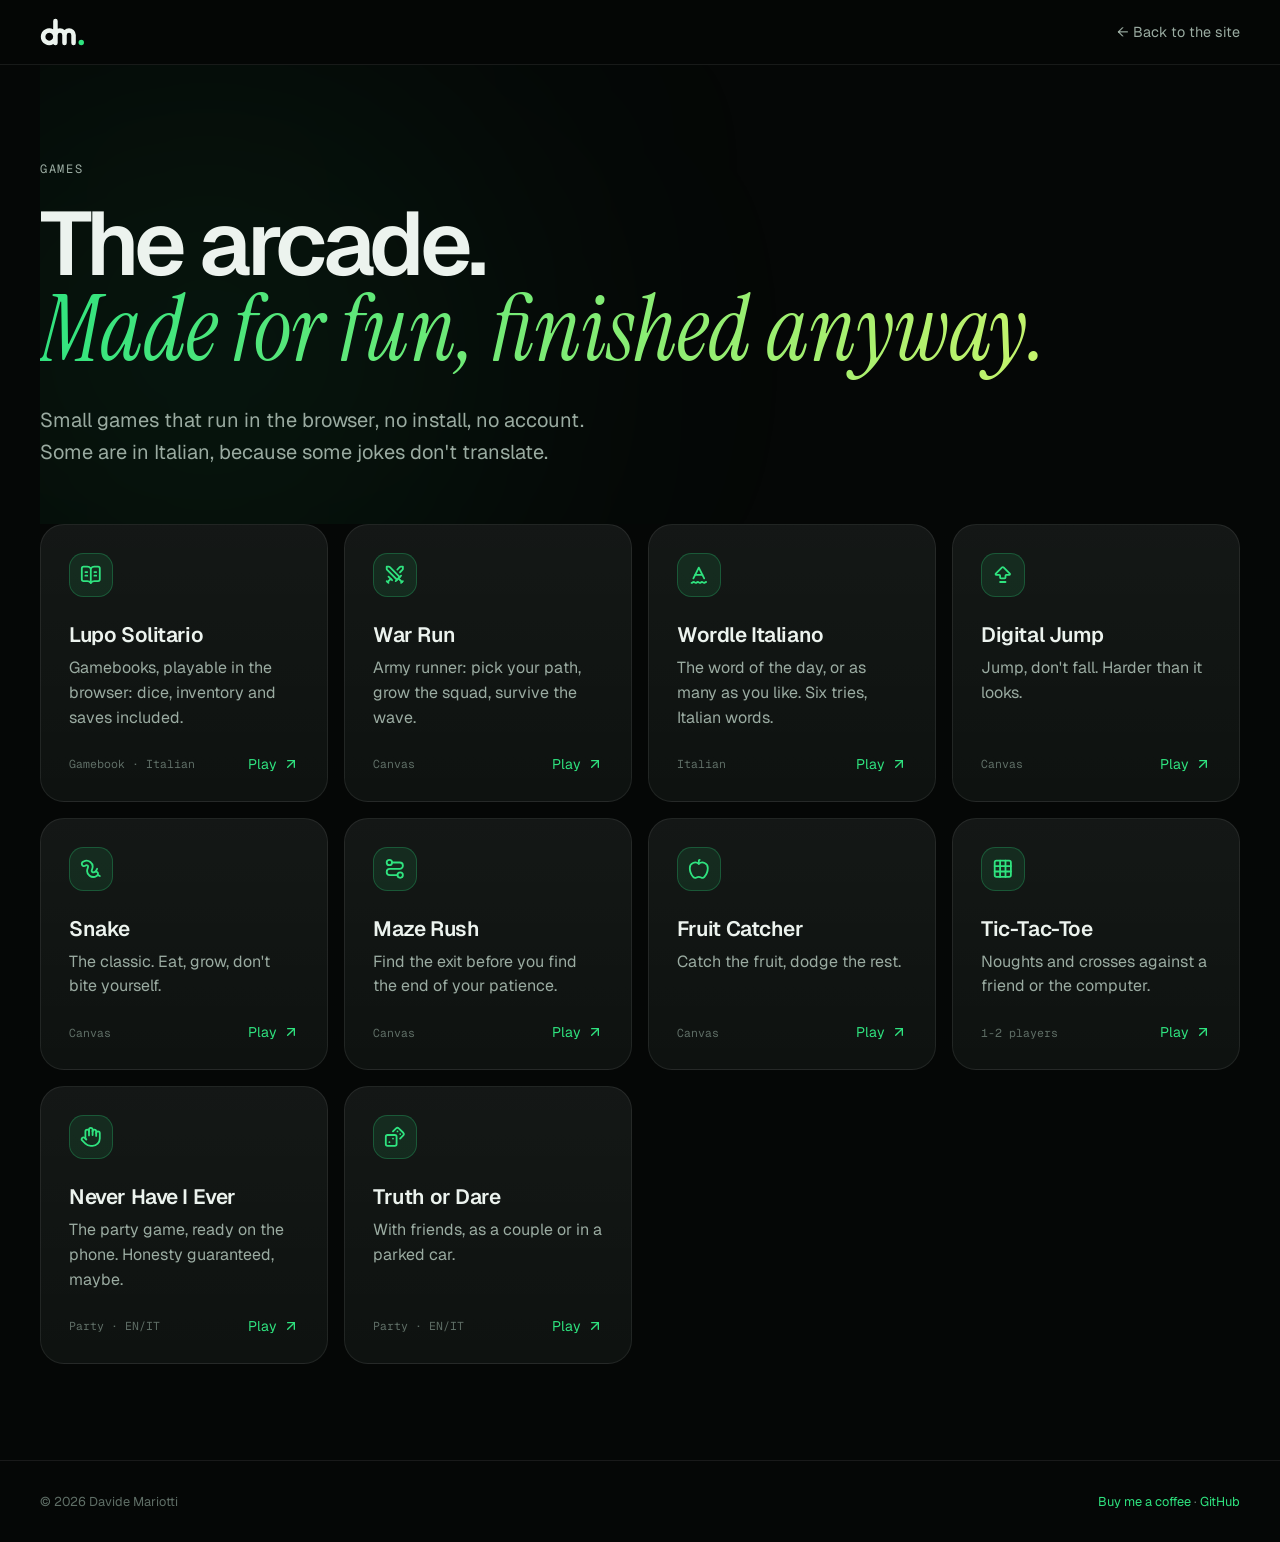
<file: index.html>
<!doctype html>
<html lang="en">
<head>
  <meta charset="utf-8">
  <meta name="viewport" content="width=device-width, initial-scale=1">
  <title>Games · Davide Mariotti</title>
  <meta name="description" content="Small browser games by Davide Mariotti: Lupo Solitario gamebooks, War Run, a Wordle in Italian, Snake, Maze and party games.">
  <link rel="canonical" href="https://davide-mariotti.github.io/games/">
  <meta property="og:title" content="Games · Davide Mariotti">
  <meta property="og:description" content="Small browser games: gamebooks, runners, puzzles and party games.">
  <meta property="og:image" content="https://davide-mariotti.github.io/og.png">
  <meta name="theme-color" content="#050706">
  <link rel="icon" href="/favicon.svg" type="image/svg+xml">
  <link rel="icon" href="/favicon.ico" sizes="32x32">
  <link rel="preconnect" href="https://fonts.googleapis.com">
  <link rel="preconnect" href="https://fonts.gstatic.com" crossorigin>
  <link href="https://fonts.googleapis.com/css2?family=Geist:wght@400..700&family=Geist+Mono&family=Instrument+Serif:ital@1&display=swap" rel="stylesheet">
  <style>
    :root { --bg:#050706; --surface:#0b0f0d; --line:rgb(255 255 255 / .08); --ink:#ecf3ee; --muted:#9aaba1; --faint:#5f6e66; --accent:#2fe37f; --lime:#c6f36b; }
    * { box-sizing: border-box; margin: 0; }
    html { background: var(--bg); color: var(--ink); font-family: Geist, system-ui, sans-serif; -webkit-font-smoothing: antialiased; color-scheme: dark; }
    html, body { overflow-x: clip; }
    body { min-height: 100svh; }
    a { color: inherit; text-decoration: none; }
    :focus-visible { outline: 2px solid var(--accent); outline-offset: 3px; border-radius: 6px; }
    .wrap { width: min(1200px, 100% - 2.5rem); margin-inline: auto; }
    header { position: sticky; top: 0; z-index: 10; background: rgb(5 7 6 / .75); backdrop-filter: blur(14px); border-bottom: 1px solid var(--line); }
    header .wrap { display: flex; align-items: center; justify-content: space-between; height: 64px; }
    .logo svg { height: 28px; display: block; }
    .back { font-size: .9rem; color: var(--muted); } .back:hover { color: var(--ink); }
    .kicker { font: .75rem "Geist Mono", monospace; letter-spacing: .14em; text-transform: uppercase; color: var(--muted); }
    .hero { padding: 6rem 0 3.5rem; position: relative; overflow: hidden; }
    .hero::before { content: ""; position: absolute; left: -10%; top: 0; width: 36rem; height: 36rem; max-width: 100%; border-radius: 50%; background: rgb(47 227 127 / .08); filter: blur(140px); z-index: -1; }
    h1 { font-size: clamp(2.6rem, 7vw, 6.5rem); line-height: .95; letter-spacing: -.05em; font-weight: 600; margin-top: 1.5rem; }
    .serif { font-family: "Instrument Serif", serif; font-style: italic; font-weight: 400; letter-spacing: 0; background: linear-gradient(100deg, var(--accent), var(--lime)); -webkit-background-clip: text; background-clip: text; color: transparent; }
    .lead { margin-top: 2rem; max-width: 36rem; font-size: clamp(1.05rem, 1.6vw, 1.25rem); line-height: 1.6; color: var(--muted); }
    .grid { display: grid; gap: 1rem; grid-template-columns: repeat(auto-fill, minmax(260px, 1fr)); padding-bottom: 6rem; }
    .card { position: relative; display: flex; flex-direction: column; padding: 1.75rem; border-radius: 1.5rem; border: 1px solid var(--line); background: linear-gradient(180deg, rgb(255 255 255 / .035), rgb(255 255 255 / .01)), var(--surface); overflow: hidden; isolation: isolate; transition: transform .4s cubic-bezier(.16,1,.3,1), border-color .3s; }
    .card::before { content: ""; position: absolute; inset: 0; z-index: -1; opacity: 0; transition: opacity .4s; background: radial-gradient(420px circle at var(--x, 50%) var(--y, 0%), rgb(47 227 127 / .13), transparent 45%); }
    .card:hover { transform: translateY(-3px); border-color: rgb(47 227 127 / .28); } .card:hover::before { opacity: 1; }
    .tile { display: grid; place-items: center; width: 2.75rem; height: 2.75rem; border-radius: .9rem; background: rgb(47 227 127 / .1); border: 1px solid rgb(47 227 127 / .25); color: var(--accent); transition: transform .5s cubic-bezier(.16,1,.3,1); }
    .card:hover .tile { transform: rotate(-6deg) scale(1.1); }
    .i { width: 1.35rem; height: 1.35rem; } .i.s { width: 1rem; height: 1rem; }
    h2 { margin-top: 1.5rem; font-size: 1.3rem; font-weight: 600; letter-spacing: -.02em; }
    .card p { margin-top: .5rem; color: var(--muted); line-height: 1.55; }
    .meta { margin-top: auto; padding-top: 1.5rem; display: flex; align-items: center; gap: .4rem; font-size: .875rem; color: var(--accent); }
    .tag { margin-right: auto; font: .72rem "Geist Mono", monospace; color: var(--faint); }
    footer { border-top: 1px solid var(--line); padding: 2rem 0; font-size: .8rem; color: var(--faint); }
    footer .wrap { display: flex; flex-wrap: wrap; gap: .5rem 1.5rem; justify-content: space-between; }
    footer a { color: var(--accent); }
    @media (prefers-reduced-motion: reduce) { * { transition: none !important; } }
  </style>
</head>
<body>
  <header><div class="wrap">
    <a class="logo" href="/" aria-label="Davide Mariotti, home"><svg viewBox="7.5 12.5 108.8 68" role="img" aria-label="dm."><path d="M45,20V73M45,58A15,15 0 1 1 45,57.99M45,54A11,11 0 0 1 67,54V73M67,54A11,11 0 0 1 89,54V73" fill="none" stroke="#ecf3ee" stroke-width="11" stroke-linecap="round" stroke-linejoin="round"/><circle cx="107.7" cy="71.9" r="6.6" fill="#2fe37f"/></svg></a>
    <a class="back" href="/" data-en="&larr; Back to the site" data-it="&larr; Torna al sito">&larr; Back to the site</a>
  </div></header>
  <main class="wrap">
    <section class="hero">
      <p class="kicker" data-en="Games" data-it="Giochi">Games</p>
      <h1><span data-en="The arcade." data-it="La sala giochi.">The arcade.</span><br><span class="serif" data-en="Made for fun, finished anyway." data-it="Fatti per gioco, finiti comunque.">Made for fun, finished anyway.</span></h1>
      <p class="lead" data-en="Small games that run in the browser, no install, no account. Some are in Italian, because some jokes don&#39;t translate." data-it="Piccoli giochi che girano nel browser, senza installare niente e senza account. Alcuni sono in italiano, perché certe battute non si traducono.">Small games that run in the browser, no install, no account. Some are in Italian, because some jokes don't translate.</p>
    </section>
    <section class="grid">
    <a class="card" href="LupoSolitario/">
      <span class="tile"><svg aria-hidden="true" class="i"
  class="lucide lucide-book-open-text"
  xmlns="http://www.w3.org/2000/svg"
  
  
  viewBox="0 0 24 24"
  fill="none"
  stroke="currentColor"
  stroke-width="2"
  stroke-linecap="round"
  stroke-linejoin="round"
>
  <path d="M12 5v16" />
  <path d="M16 13h2" />
  <path d="M16 9h2" />
  <path d="M20.001 19A2 2 0 0022 17V5a2 2 0 00-1.999-2L16 3.002A5 5 0 0012 5a5 5 0 00-4-2H4a2 2 0 00-2 2v12a2 2 0 001.999 2H8a5 5 0 014 2 5 5 0 014-2z" />
  <path d="M6 13h2" />
  <path d="M6 9h2" />
</svg></span>
      <h2>Lupo Solitario</h2>
      <p data-en="Gamebooks, playable in the browser: dice, inventory and saves included." data-it="I librogame, giocabili nel browser: dadi, inventario e salvataggi compresi.">Gamebooks, playable in the browser: dice, inventory and saves included.</p>
      <span class="meta"><span class="tag">Gamebook · Italian</span><span data-en="Play" data-it="Gioca">Play</span><svg aria-hidden="true" class="i s"
  class="lucide lucide-arrow-up-right"
  xmlns="http://www.w3.org/2000/svg"
  
  
  viewBox="0 0 24 24"
  fill="none"
  stroke="currentColor"
  stroke-width="2"
  stroke-linecap="round"
  stroke-linejoin="round"
>
  <path d="M7 7h10v10" />
  <path d="M7 17 17 7" />
</svg></span>
    </a>
    <a class="card" href="war-run/">
      <span class="tile"><svg aria-hidden="true" class="i"
  class="lucide lucide-swords"
  xmlns="http://www.w3.org/2000/svg"
  
  
  viewBox="0 0 24 24"
  fill="none"
  stroke="currentColor"
  stroke-width="2"
  stroke-linecap="round"
  stroke-linejoin="round"
>
  <path d="m13 19 6-6" />
  <path d="M14.5 17.5 3.586 6.586A2 2 0 013 5.172V3h2.172a2 2 0 011.414.586L17.5 14.5" />
  <path d="m14.828 6.172 2.586-2.586A2 2 0 0118.828 3H21v2.172a2 2 0 01-.586 1.414l-2.586 2.586" />
  <path d="m16 16 4 4" />
  <path d="m19 21 2-2" />
  <path d="m5 14 4 4" />
  <path d="m5 21-2-2" />
  <path d="M7.5 16.5 4 20" />
</svg></span>
      <h2>War Run</h2>
      <p data-en="Army runner: pick your path, grow the squad, survive the wave." data-it="Runner militare: scegli la strada, ingrandisci la squadra, sopravvivi all&#39;ondata.">Army runner: pick your path, grow the squad, survive the wave.</p>
      <span class="meta"><span class="tag">Canvas</span><span data-en="Play" data-it="Gioca">Play</span><svg aria-hidden="true" class="i s"
  class="lucide lucide-arrow-up-right"
  xmlns="http://www.w3.org/2000/svg"
  
  
  viewBox="0 0 24 24"
  fill="none"
  stroke="currentColor"
  stroke-width="2"
  stroke-linecap="round"
  stroke-linejoin="round"
>
  <path d="M7 7h10v10" />
  <path d="M7 17 17 7" />
</svg></span>
    </a>
    <a class="card" href="wordle/">
      <span class="tile"><svg aria-hidden="true" class="i"
  class="lucide lucide-spell-check-2"
  xmlns="http://www.w3.org/2000/svg"
  
  
  viewBox="0 0 24 24"
  fill="none"
  stroke="currentColor"
  stroke-width="2"
  stroke-linecap="round"
  stroke-linejoin="round"
>
  <path d="m6 16 6-12 6 12" />
  <path d="M8 12h8" />
  <path d="M4 21c1.1 0 1.1-1 2.3-1s1.1 1 2.3 1c1.1 0 1.1-1 2.3-1 1.1 0 1.1 1 2.3 1 1.1 0 1.1-1 2.3-1 1.1 0 1.1 1 2.3 1 1.1 0 1.1-1 2.3-1" />
</svg></span>
      <h2>Wordle Italiano</h2>
      <p data-en="The word of the day, or as many as you like. Six tries, Italian words." data-it="La parola del giorno, o quante ne vuoi. Sei tentativi, parole italiane.">The word of the day, or as many as you like. Six tries, Italian words.</p>
      <span class="meta"><span class="tag">Italian</span><span data-en="Play" data-it="Gioca">Play</span><svg aria-hidden="true" class="i s"
  class="lucide lucide-arrow-up-right"
  xmlns="http://www.w3.org/2000/svg"
  
  
  viewBox="0 0 24 24"
  fill="none"
  stroke="currentColor"
  stroke-width="2"
  stroke-linecap="round"
  stroke-linejoin="round"
>
  <path d="M7 7h10v10" />
  <path d="M7 17 17 7" />
</svg></span>
    </a>
    <a class="card" href="jump/">
      <span class="tile"><svg aria-hidden="true" class="i"
  class="lucide lucide-arrow-big-up-dash"
  xmlns="http://www.w3.org/2000/svg"
  
  
  viewBox="0 0 24 24"
  fill="none"
  stroke="currentColor"
  stroke-width="2"
  stroke-linecap="round"
  stroke-linejoin="round"
>
  <path d="M14 16a1 1 0 0 0 1-1v-2a1 1 0 0 1 1-1h3.293a.707.707 0 0 0 .5-1.207l-6.939-6.939a1.207 1.207 0 0 0-1.708 0l-6.94 6.94a.707.707 0 0 0 .5 1.206H8a1 1 0 0 1 1 1v2a1 1 0 0 0 1 1z" />
  <path d="M9 20h6" />
</svg></span>
      <h2>Digital Jump</h2>
      <p data-en="Jump, don&#39;t fall. Harder than it looks." data-it="Salta, non cadere. Più difficile di quanto sembri.">Jump, don&#39;t fall. Harder than it looks.</p>
      <span class="meta"><span class="tag">Canvas</span><span data-en="Play" data-it="Gioca">Play</span><svg aria-hidden="true" class="i s"
  class="lucide lucide-arrow-up-right"
  xmlns="http://www.w3.org/2000/svg"
  
  
  viewBox="0 0 24 24"
  fill="none"
  stroke="currentColor"
  stroke-width="2"
  stroke-linecap="round"
  stroke-linejoin="round"
>
  <path d="M7 7h10v10" />
  <path d="M7 17 17 7" />
</svg></span>
    </a>
    <a class="card" href="snake/">
      <span class="tile"><svg aria-hidden="true" class="i"
  class="lucide lucide-worm"
  xmlns="http://www.w3.org/2000/svg"
  
  
  viewBox="0 0 24 24"
  fill="none"
  stroke="currentColor"
  stroke-width="2"
  stroke-linecap="round"
  stroke-linejoin="round"
>
  <path d="m19 12-1.5 3" />
  <path d="M19.63 18.81 22 20" />
  <path d="M6.47 8.23a1.68 1.68 0 0 1 2.44 1.93l-.64 2.08a6.76 6.76 0 0 0 10.16 7.67l.42-.27a1 1 0 1 0-2.73-4.21l-.42.27a1.76 1.76 0 0 1-2.63-1.99l.64-2.08A6.66 6.66 0 0 0 3.94 3.9l-.7.4a1 1 0 1 0 2.55 4.34z" />
</svg></span>
      <h2>Snake</h2>
      <p data-en="The classic. Eat, grow, don&#39;t bite yourself." data-it="Il classico. Mangia, cresci, non morderti.">The classic. Eat, grow, don&#39;t bite yourself.</p>
      <span class="meta"><span class="tag">Canvas</span><span data-en="Play" data-it="Gioca">Play</span><svg aria-hidden="true" class="i s"
  class="lucide lucide-arrow-up-right"
  xmlns="http://www.w3.org/2000/svg"
  
  
  viewBox="0 0 24 24"
  fill="none"
  stroke="currentColor"
  stroke-width="2"
  stroke-linecap="round"
  stroke-linejoin="round"
>
  <path d="M7 7h10v10" />
  <path d="M7 17 17 7" />
</svg></span>
    </a>
    <a class="card" href="maze/">
      <span class="tile"><svg aria-hidden="true" class="i"
  class="lucide lucide-route"
  xmlns="http://www.w3.org/2000/svg"
  
  
  viewBox="0 0 24 24"
  fill="none"
  stroke="currentColor"
  stroke-width="2"
  stroke-linecap="round"
  stroke-linejoin="round"
>
  <path d="M9 5h8.5a1 1 0 010 7h-11a1 1 0 000 7H15" />
  <circle cx="18" cy="19" r="3" />
  <circle cx="6" cy="5" r="3" />
</svg></span>
      <h2>Maze Rush</h2>
      <p data-en="Find the exit before you find the end of your patience." data-it="Trova l&#39;uscita prima di trovare il limite della pazienza.">Find the exit before you find the end of your patience.</p>
      <span class="meta"><span class="tag">Canvas</span><span data-en="Play" data-it="Gioca">Play</span><svg aria-hidden="true" class="i s"
  class="lucide lucide-arrow-up-right"
  xmlns="http://www.w3.org/2000/svg"
  
  
  viewBox="0 0 24 24"
  fill="none"
  stroke="currentColor"
  stroke-width="2"
  stroke-linecap="round"
  stroke-linejoin="round"
>
  <path d="M7 7h10v10" />
  <path d="M7 17 17 7" />
</svg></span>
    </a>
    <a class="card" href="fruitcatcher/">
      <span class="tile"><svg aria-hidden="true" class="i"
  class="lucide lucide-apple"
  xmlns="http://www.w3.org/2000/svg"
  
  
  viewBox="0 0 24 24"
  fill="none"
  stroke="currentColor"
  stroke-width="2"
  stroke-linecap="round"
  stroke-linejoin="round"
>
  <path d="M12 6.528V3a1 1 0 0 1 1-1h0" />
  <path d="M18.237 21A15 15 0 0 0 22 11a6 6 0 0 0-10-4.472A6 6 0 0 0 2 11a15.1 15.1 0 0 0 3.763 10 3 3 0 0 0 3.648.648 5.5 5.5 0 0 1 5.178 0A3 3 0 0 0 18.237 21" />
</svg></span>
      <h2>Fruit Catcher</h2>
      <p data-en="Catch the fruit, dodge the rest." data-it="Prendi la frutta, evita il resto.">Catch the fruit, dodge the rest.</p>
      <span class="meta"><span class="tag">Canvas</span><span data-en="Play" data-it="Gioca">Play</span><svg aria-hidden="true" class="i s"
  class="lucide lucide-arrow-up-right"
  xmlns="http://www.w3.org/2000/svg"
  
  
  viewBox="0 0 24 24"
  fill="none"
  stroke="currentColor"
  stroke-width="2"
  stroke-linecap="round"
  stroke-linejoin="round"
>
  <path d="M7 7h10v10" />
  <path d="M7 17 17 7" />
</svg></span>
    </a>
    <a class="card" href="tictactoe/">
      <span class="tile"><svg aria-hidden="true" class="i"
  class="lucide lucide-grid-3x3"
  xmlns="http://www.w3.org/2000/svg"
  
  
  viewBox="0 0 24 24"
  fill="none"
  stroke="currentColor"
  stroke-width="2"
  stroke-linecap="round"
  stroke-linejoin="round"
>
  <rect width="18" height="18" x="3" y="3" rx="2" />
  <path d="M3 9h18" />
  <path d="M3 15h18" />
  <path d="M9 3v18" />
  <path d="M15 3v18" />
</svg></span>
      <h2>Tic-Tac-Toe</h2>
      <p data-en="Noughts and crosses against a friend or the computer." data-it="Tris contro un amico o contro il computer.">Noughts and crosses against a friend or the computer.</p>
      <span class="meta"><span class="tag">1-2 players</span><span data-en="Play" data-it="Gioca">Play</span><svg aria-hidden="true" class="i s"
  class="lucide lucide-arrow-up-right"
  xmlns="http://www.w3.org/2000/svg"
  
  
  viewBox="0 0 24 24"
  fill="none"
  stroke="currentColor"
  stroke-width="2"
  stroke-linecap="round"
  stroke-linejoin="round"
>
  <path d="M7 7h10v10" />
  <path d="M7 17 17 7" />
</svg></span>
    </a>
    <a class="card" href="non-ho-mai/">
      <span class="tile"><svg aria-hidden="true" class="i"
  class="lucide lucide-hand"
  xmlns="http://www.w3.org/2000/svg"
  
  
  viewBox="0 0 24 24"
  fill="none"
  stroke="currentColor"
  stroke-width="2"
  stroke-linecap="round"
  stroke-linejoin="round"
>
  <path d="M18 11V6a2 2 0 0 0-2-2a2 2 0 0 0-2 2" />
  <path d="M14 10V4a2 2 0 0 0-2-2a2 2 0 0 0-2 2v2" />
  <path d="M10 10.5V6a2 2 0 0 0-2-2a2 2 0 0 0-2 2v8" />
  <path d="M18 8a2 2 0 1 1 4 0v6a8 8 0 0 1-8 8h-2c-2.8 0-4.5-.86-5.99-2.34l-3.6-3.6a2 2 0 0 1 2.83-2.82L7 15" />
</svg></span>
      <h2 data-en="Never Have I Ever" data-it="Non ho mai">Never Have I Ever</h2>
      <p data-en="The party game, ready on the phone. Honesty guaranteed, maybe." data-it="Il gioco da serata, pronto sul telefono. Sincerità garantita, forse.">The party game, ready on the phone. Honesty guaranteed, maybe.</p>
      <span class="meta"><span class="tag">Party · EN/IT</span><span data-en="Play" data-it="Gioca">Play</span><svg aria-hidden="true" class="i s"
  class="lucide lucide-arrow-up-right"
  xmlns="http://www.w3.org/2000/svg"
  
  
  viewBox="0 0 24 24"
  fill="none"
  stroke="currentColor"
  stroke-width="2"
  stroke-linecap="round"
  stroke-linejoin="round"
>
  <path d="M7 7h10v10" />
  <path d="M7 17 17 7" />
</svg></span>
    </a>
    <a class="card" href="obbligo-verità/">
      <span class="tile"><svg aria-hidden="true" class="i"
  class="lucide lucide-dices"
  xmlns="http://www.w3.org/2000/svg"
  
  
  viewBox="0 0 24 24"
  fill="none"
  stroke="currentColor"
  stroke-width="2"
  stroke-linecap="round"
  stroke-linejoin="round"
>
  <rect width="12" height="12" x="2" y="10" rx="2" ry="2" />
  <path d="m17.92 14 3.5-3.5a2.24 2.24 0 0 0 0-3l-5-4.92a2.24 2.24 0 0 0-3 0L10 6" />
  <path d="M6 18h.01" />
  <path d="M10 14h.01" />
  <path d="M15 6h.01" />
  <path d="M18 9h.01" />
</svg></span>
      <h2 data-en="Truth or Dare" data-it="Obbligo o Verità">Truth or Dare</h2>
      <p data-en="With friends, as a couple or in a parked car." data-it="Tra amici, in due o in un parcheggio.">With friends, as a couple or in a parked car.</p>
      <span class="meta"><span class="tag">Party · EN/IT</span><span data-en="Play" data-it="Gioca">Play</span><svg aria-hidden="true" class="i s"
  class="lucide lucide-arrow-up-right"
  xmlns="http://www.w3.org/2000/svg"
  
  
  viewBox="0 0 24 24"
  fill="none"
  stroke="currentColor"
  stroke-width="2"
  stroke-linecap="round"
  stroke-linejoin="round"
>
  <path d="M7 7h10v10" />
  <path d="M7 17 17 7" />
</svg></span>
    </a>
    </section>
  </main>
  <footer><div class="wrap"><span>&copy; 2026 Davide Mariotti</span><span><a href="https://ko-fi.com/Z0X32ATNHL" data-en="Buy me a coffee" data-it="Offrimi un caffè">Buy me a coffee</a> &middot; <a href="https://github.com/davide-mariotti/games">GitHub</a></span></div></footer>
  <script>
    // Italian browser, Italian page. Everything else reads English.
    if ((navigator.language || "").toLowerCase().startsWith("it")) {
      document.documentElement.lang = "it";
      document.querySelectorAll("[data-it]").forEach((el) => (el.innerHTML = el.dataset.it));
      document.querySelectorAll('a[href="/"]').forEach((a) => (a.href = "/it/"));
    }
    document.querySelectorAll(".card").forEach((c) => c.addEventListener("pointermove", (e) => {
      const r = c.getBoundingClientRect();
      c.style.setProperty("--x", e.clientX - r.left + "px");
      c.style.setProperty("--y", e.clientY - r.top + "px");
    }));
  </script>
</body>
</html>
</file>
